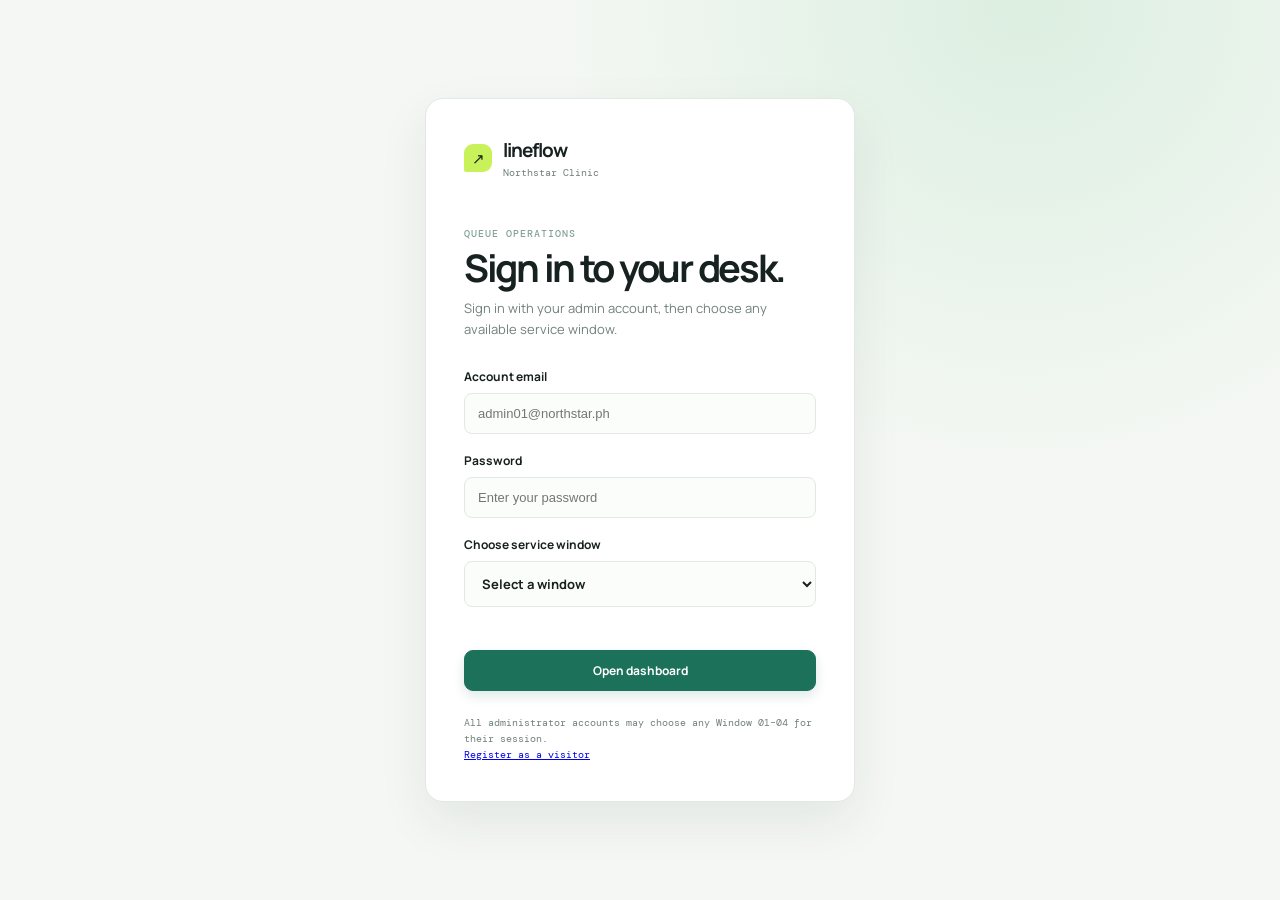
<file: index.html>
<!DOCTYPE html>
<html lang="en">
<head>
	<meta charset="UTF-8">
	<meta name="viewport" content="width=device-width, initial-scale=1.0">
	<meta name="description" content="Lineflow queue operations dashboard">
	<title>Lineflow | Queue Operations</title>
	<link rel="stylesheet" href="styles/style.css">
</head>
<body>
	<section class="login-screen" id="loginScreen">
		<div class="login-panel">
			<div class="login-brand">
				<span class="brand-mark">↗</span>
				<div>
					<strong>lineflow</strong>
					<span>Northstar Clinic</span>
				</div>
			</div>

			<div class="login-heading">
				<div class="eyebrow">Queue operations</div>
				<h1>Sign in to your desk.</h1>
				<p>Sign in with your admin account, then choose any available service window.</p>
			</div>

			<form class="login-form" id="loginForm">
				<label for="accountEmail">
					Account email
					<input id="accountEmail" name="email" type="email" autocomplete="username" placeholder="admin01@northstar.ph" required>
				</label>

				<label for="accountPassword">
					Password
					<input id="accountPassword" name="password" type="password" autocomplete="current-password" placeholder="Enter your password" required>
				</label>

				<label for="loginWindow">
					Choose service window
					<select id="loginWindow" name="window" required>
						<option value="">Select a window</option>
						<option value="1">Window 01</option>
						<option value="2">Window 02</option>
						<option value="3">Window 03</option>
						<option value="4">Window 04</option>
					</select>
				</label>

				<p class="login-error" id="loginError" role="alert"></p>
				<button class="primary-btn login-button" type="submit">Open dashboard</button>
			</form>

			<p class="login-help">
				All administrator accounts may choose any Window 01–04 for their session.<br>
				<a href="register.html">Register as a visitor</a>
			</p>
		</div>
	</section>

	<div class="app-shell" id="dashboard" hidden>
		<main class="main">
			<header class="topbar">
				<div>
					<div class="eyebrow" id="dashboardDate">Sunday, September 13, 2026</div>
					<h1 id="dashboardGreeting">Good morning.</h1>
					<p class="subtitle">Here is what is happening across your service queue.</p>
				</div>

				<div class="top-actions">
					<div class="account-chip">
						<span class="account-avatar" id="accountAvatar">MS</span>
						<span id="accountWindow">Window 01</span>
					</div>
					<div class="sync-state">
						<span class="sync-dot" id="syncDot"></span>
						<span id="syncLabel">Live · just now</span>
					</div>
					<button class="outline-btn theme-toggle" id="themeToggle" type="button" aria-pressed="false">
						<span id="themeIcon">☾</span>
						<span id="themeLabel">Dark mode</span>
					</button>
					<button class="outline-btn" id="logoutBtn" type="button">Sign out</button>
				</div>
			</header>

			<section class="overview" aria-label="Queue overview">
				<article class="stat accent">
					<div class="stat-label">Waiting now</div>
					<div class="stat-value" id="waitingCount">08</div>
					<div class="stat-trend">↓ 12% vs last hour</div>
				</article>

				<article class="stat">
					<div class="stat-label">Average wait</div>
					<div class="stat-value">11<span style="font-size: 16px">m</span></div>
					<div class="stat-trend">↓ 2m today</div>
				</article>

				<article class="stat">
					<div class="stat-label">Served today</div>
					<div class="stat-value" id="servedCount">42</div>
					<div class="stat-trend">↑ 8% vs yesterday</div>
				</article>

				<article class="stat">
					<div class="stat-label">Service level</div>
					<div class="stat-value">94<span style="font-size: 16px">%</span></div>
					<div class="stat-trend">On target</div>
				</article>
			</section>

			<div class="content-grid">
				<section class="panel">
					<div class="panel-header">
						<div>
							<h2>Active queue</h2>
							<span class="panel-meta" id="queueMeta">8 visitors waiting</span>
						</div>
						<button class="danger-btn" id="resetBtn" type="button">Reset queue</button>
					</div>

					<div class="queue-wrap">
						<table>
							<thead>
								<tr>
									<th>Ticket</th>
									<th>Visitor</th>
									<th>Service</th>
									<th>Wait time</th>
									<th>Status</th>
									<th></th>
								</tr>
							</thead>
							<tbody id="queueBody"></tbody>
						</table>

						<div class="empty" id="emptyState" hidden>
							No visitors waiting. Your queue is clear.
						</div>
					</div>
				</section>

				<div class="side-stack">
					<section class="panel now-serving">
						<div class="eyebrow">Now serving</div>
						<div class="serving-number" id="servingNumber">A-000</div>
						<div class="serving-name" id="servingName">Elena Rodriguez</div>
						<div class="serving-counter">
							Counter 02
							<span style="float: right">● In service</span>
						</div>
					</section>

					<section class="panel controls">
						<div class="panel-header" style="padding: 0 0 10px; border: 0">
							<h2>Queue controls</h2>
							<span class="eyebrow">Live</span>
						</div>

						<div class="control-row">
							<div class="control-label">
								Next visitor
								<span class="control-detail">Call the next ticket in line</span>
							</div>
							<button class="primary-btn" id="nextBtn">Call next</button>
						</div>

						<div class="control-row">
							<div class="control-label">
								Window status
								<span class="control-detail">Shown on the public display</span>
							</div>
							<select id="statusSelect">
								<option value="Serving">Serving</option>
								<option value="Available">Available</option>
								<option value="Busy">Busy</option>
								<option value="On break">On break</option>
								<option value="Closed">Closed</option>
							</select>
						</div>

						<div class="control-row">
							<div class="control-label">
								Serving number
								<span class="control-detail">Clear the ticket at this window</span>
							</div>
							<button class="outline-btn clear-serving-btn" id="clearServingBtn" type="button">
								Clear number
							</button>
						</div>
					</section>

				</div>
			</div>
		</main>
	</div>

	<div class="toast" id="toast" role="status"></div>
	<script src="scripts/accounts.js"></script>
	<script src="scripts/queue-data.js"></script>
	<script src="scripts/wait-time.js"></script>
	<script src="scripts/login.js"></script>
	<script src="scripts/app.js"></script>
</body>
</html>
</file>
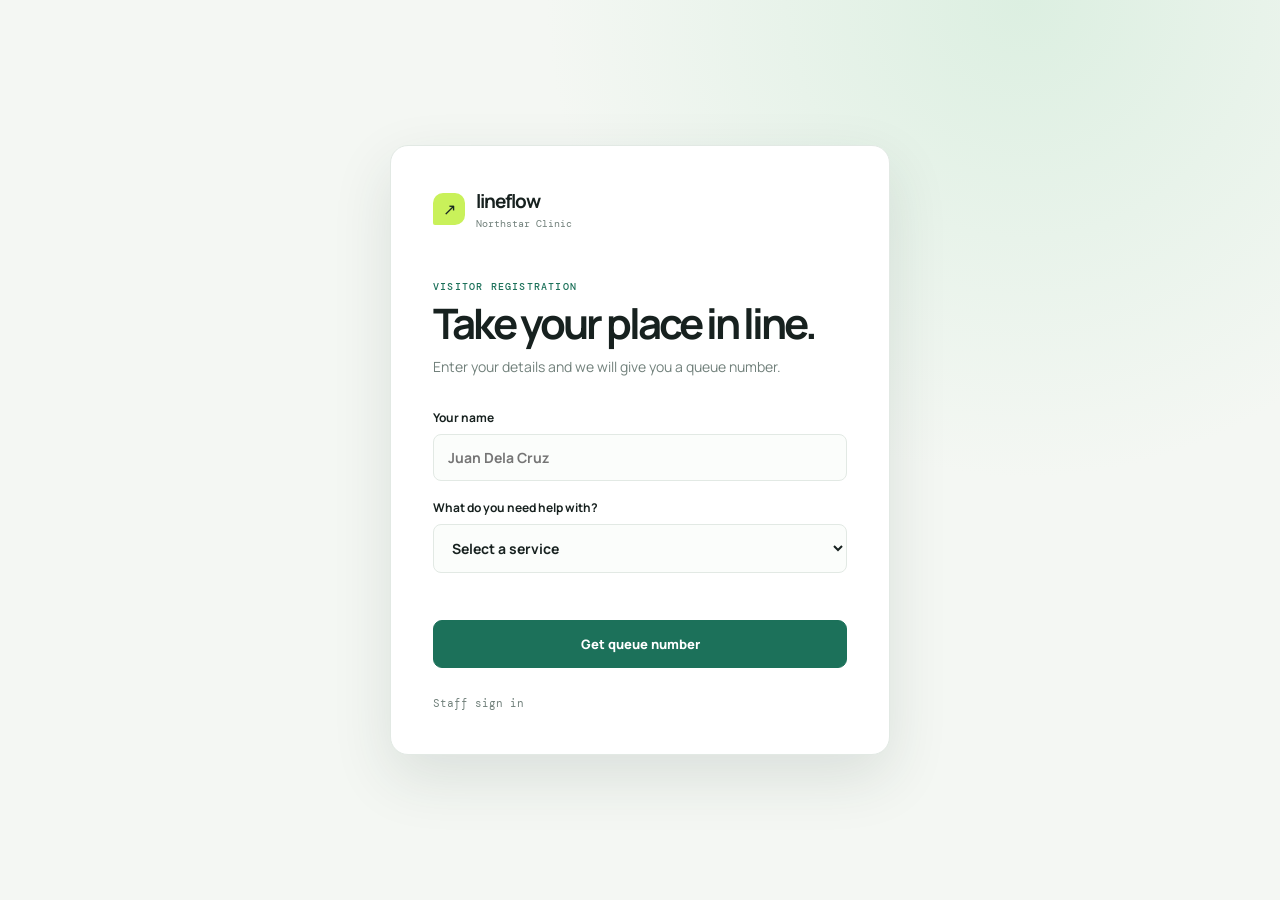
<file: register.html>
<!DOCTYPE html>
<html lang="en">
<head>
	<meta charset="UTF-8">
	<meta name="viewport" content="width=device-width, initial-scale=1.0">
	<meta name="description" content="Register for the Northstar Clinic service queue">
	<title>Lineflow | Join the Queue</title>
	<link rel="stylesheet" href="styles/register.css">
</head>
<body>
	<main class="registration-shell">
		<section class="registration-panel" id="registrationPanel">
			<div class="registration-brand">
				<span class="brand-mark">↗</span>
				<div>
					<strong>lineflow</strong>
					<span>Northstar Clinic</span>
				</div>
			</div>

			<div class="eyebrow">Visitor registration</div>
			<h1>Take your place in line.</h1>
			<p class="intro">Enter your details and we will give you a queue number.</p>

			<form class="registration-form" id="registrationForm">
				<label for="visitorName">
					Your name
					<input id="visitorName" name="name" type="text" placeholder="Juan Dela Cruz" autocomplete="name" required>
				</label>

				<label for="visitorService">
					What do you need help with?
					<select id="visitorService" name="service" required>
						<option value="">Select a service</option>
						<option>General inquiry</option>
						<option>Account support</option>
						<option>New appointment</option>
						<option>Billing question</option>
						<option>Document pickup</option>
					</select>
				</label>

				<p class="form-error" id="registrationError" role="alert"></p>
				<button class="primary-button" type="submit">Get queue number</button>
			</form>

			<a class="staff-link" href="index.html">Staff sign in</a>
		</section>

		<section class="ticket-panel" id="ticketPanel" hidden>
			<div class="eyebrow">Your queue ticket</div>
			<h1 id="ticketNumber">A-001</h1>
			<p class="ticket-name" id="ticketName">Juan Dela Cruz</p>
			<div class="ticket-status waiting-state" id="ticketStatus">Waiting in line</div>
			<div class="ticket-details">
				<div>
					<span>Service</span>
					<strong id="ticketService">General inquiry</strong>
				</div>
				<div>
					<span>People ahead</span>
					<strong id="peopleAhead">0</strong>
				</div>
			</div>
			<p class="ticket-help" id="ticketHelp">Please watch this screen. Your ticket will change when you are called.</p>
			<button class="secondary-button" id="newRegistrationBtn" type="button">Register another visitor</button>
		</section>
	</main>
	<script src="scripts/queue-data.js"></script>
	<script src="scripts/wait-time.js"></script>
	<script src="scripts/register.js"></script>
</body>
</html>
</file>
<file: styles/style.css>
@import url('https://fonts.googleapis.com/css2?family=DM+Mono:wght@400;500&family=Manrope:wght@400;500;600;700;800&display=swap');

:root {
	--ink: #17211f;
	--muted: #71807b;
	--paper: #f4f7f3;
	--panel: #ffffff;
	--line: #e2e9e4;
	--green: #1c715a;
	--green-bright: #c9f15a;
	--green-soft: #e5f4e7;
	--orange: #e87540;
	--shadow: 0 20px 50px rgba(32, 56, 46, .08);
}

body.dark-mode {
	--ink: #edf5ef;
	--muted: #a7b8ae;
	--paper: #111a17;
	--panel: #1b2722;
	--line: #34483e;
	--green-soft: #254b3d;
	--shadow: 0 20px 50px rgba(0, 0, 0, .24);
}

* {
	box-sizing: border-box;
}

body {
	margin: 0;
	color: var(--ink);
	background: var(--paper);
	font-family: Manrope, sans-serif;
	transition: color .2s, background .2s;
}

[hidden] {
	display: none !important;
}

.login-screen {
	display: grid;
	place-items: center;
	min-height: 100vh;
	padding: 24px;
	background: radial-gradient(circle at 80% 0%, #dcefe1 0, transparent 34%), var(--paper);
}

.login-panel {
	width: min(100%, 430px);
	padding: 38px;
	border: 1px solid var(--line);
	border-radius: 18px;
	background: var(--panel);
	box-shadow: var(--shadow);
}

.login-brand {
	display: flex;
	align-items: center;
	gap: 11px;
	margin-bottom: 48px;
}

.login-brand strong {
	display: block;
	font-size: 19px;
	letter-spacing: -.05em;
}

.login-brand span:not(.brand-mark) {
	display: block;
	margin-top: 3px;
	color: var(--muted);
	font: 10px 'DM Mono', monospace;
}

.login-heading h1 {
	margin-top: 8px;
}

.login-heading p {
	margin-top: 10px;
	color: var(--muted);
	font-size: 13px;
	line-height: 1.6;
}

.login-form {
	display: grid;
	gap: 18px;
	margin-top: 28px;
}

.login-form label {
	display: grid;
	gap: 8px;
	color: var(--ink);
	font-size: 12px;
	font-weight: 700;
}

.login-form input,
.login-form select {
	width: 100%;
	padding: 12px 13px;
	border: 1px solid var(--line);
	border-radius: 8px;
	color: var(--ink);
	background: #fbfdfb;
	font-size: 13px;
}

body.dark-mode .login-screen {
	background: radial-gradient(circle at 80% 0%, #203a30 0, transparent 34%), var(--paper);
}

body.dark-mode .login-form input,
body.dark-mode .login-form select,
body.dark-mode .outline-btn,
body.dark-mode select {
	border-color: var(--line);
	color: var(--ink);
	background: #24322c;
}

.login-form input:focus,
.login-form select:focus {
	outline: 2px solid rgba(28, 113, 90, .2);
	border-color: var(--green);
}

.login-error {
	min-height: 16px;
	margin: -5px 0 -4px;
	color: #b44e38;
	font-size: 11px;
}

.login-button {
	width: 100%;
	padding: 13px 16px;
}

.login-help {
	margin-top: 24px;
	color: var(--muted);
	font: 10px 'DM Mono', monospace;
	line-height: 1.6;
}

button,
select {
	font: inherit;
}

button {
	cursor: pointer;
}

.app-shell {
	min-height: 100vh;
	display: block;
}

.sidebar {
	display: flex;
	flex-direction: column;
	padding: 30px 22px;
	color: #f4fbf4;
	background: #182622;
}

.brand {
	display: flex;
	align-items: center;
	gap: 11px;
	margin: 0 10px 58px;
	font-size: 18px;
	font-weight: 800;
	letter-spacing: -.04em;
}

.brand-mark {
	display: grid;
	place-items: center;
	width: 28px;
	height: 28px;
	border-radius: 9px 9px 9px 2px;
	color: #182622;
	background: var(--green-bright);
	font-size: 15px;
}

.eyebrow {
	color: #85a399;
	font: 500 10px 'DM Mono', monospace;
	letter-spacing: .1em;
	text-transform: uppercase;
}

.nav-group {
	margin-bottom: 30px;
}

.nav-group .eyebrow {
	margin: 0 12px 10px;
}

.nav-item {
	display: flex;
	align-items: center;
	gap: 12px;
	width: 100%;
	padding: 12px;
	border: 0;
	border-radius: 10px;
	color: #8da49c;
	background: transparent;
	text-align: left;
	font-size: 13px;
}

.nav-item.active,
.nav-item:hover {
	color: #fff;
	background: #294138;
}

.nav-icon {
	width: 18px;
	text-align: center;
	font-size: 16px;
}

.sidebar-footer {
	margin-top: auto;
	padding: 16px 12px;
	border-top: 1px solid #2b433a;
	color: #90a49d;
	font-size: 11px;
	line-height: 1.7;
}

.main {
	min-width: 0;
	padding: 32px 4.5vw 50px;
}

.topbar {
	display: flex;
	align-items: flex-start;
	justify-content: space-between;
	gap: 24px;
	margin-bottom: 32px;
}

h1,
h2,
p {
	margin: 0;
}

h1 {
	font-size: clamp(26px, 3vw, 38px);
	letter-spacing: -.06em;
	line-height: 1.05;
}

.subtitle {
	margin-top: 8px;
	color: var(--muted);
	font-size: 13px;
}

.top-actions {
	display: flex;
	align-items: center;
	gap: 14px;
}

.account-chip {
	display: flex;
	align-items: center;
	gap: 8px;
	color: var(--muted);
	font: 11px 'DM Mono', monospace;
}

.account-avatar {
	display: grid;
	place-items: center;
	width: 28px;
	height: 28px;
	border-radius: 50%;
	color: var(--green);
	background: var(--green-soft);
	font-size: 10px;
	font-weight: 700;
}

.sync-state {
	display: flex;
	align-items: center;
	gap: 8px;
	color: var(--muted);
	font: 11px 'DM Mono', monospace;
}

.sync-dot {
	width: 7px;
	height: 7px;
	border-radius: 50%;
	background: #5cb67e;
	box-shadow: 0 0 0 4px #dff1e4;
}

.sync-dot.syncing {
	background: var(--orange);
	box-shadow: 0 0 0 4px #fce9df;
}

.primary-btn,
.outline-btn {
	padding: 11px 16px;
	border-radius: 9px;
	font-size: 12px;
	font-weight: 700;
	transition: transform .2s, box-shadow .2s;
}

.primary-btn {
	border: 1px solid var(--green);
	color: white;
	background: var(--green);
	box-shadow: 0 5px 12px rgba(28, 113, 90, .15);
}

.primary-btn:hover {
	transform: translateY(-1px);
	box-shadow: 0 8px 18px rgba(28, 113, 90, .22);
}

.outline-btn {
	border: 1px solid var(--line);
	color: var(--ink);
	background: white;
}

.outline-btn:hover {
	border-color: #b9c9c0;
	background: #fbfdfb;
}

body.dark-mode .outline-btn:hover {
	border-color: #638074;
	background: #2b3b34;
}

.theme-toggle {
	display: inline-flex;
	align-items: center;
	gap: 7px;
}

.theme-toggle span:first-child {
	font-size: 15px;
}

.clear-serving-btn {
	color: #a94f39;
	background: #fff8f5;
}

.clear-serving-btn:hover {
	border-color: #d99b89;
	background: #fff1eb;
}

.danger-btn {
	padding: 11px 16px;
	border: 1px solid #efc5b8;
	border-radius: 9px;
	color: #a94f39;
	background: #fff8f5;
	font-size: 12px;
	font-weight: 700;
}

.danger-btn:hover {
	border-color: #d99b89;
	background: #fff1eb;
}

.overview {
	display: grid;
	grid-template-columns: repeat(4, 1fr);
	gap: 14px;
	margin-bottom: 26px;
}

.stat {
	min-height: 122px;
	padding: 19px 20px;
	border: 1px solid var(--line);
	border-radius: 14px;
	background: var(--panel);
	box-shadow: var(--shadow);
}

.stat.accent {
	border-color: var(--green);
	color: white;
	background: var(--green);
}

.stat-label {
	color: var(--muted);
	font-size: 11px;
	font-weight: 700;
}

.accent .stat-label {
	color: #b8d8c8;
}

.stat-value {
	margin-top: 14px;
	font-size: 31px;
	letter-spacing: -.07em;
}

.stat-trend {
	margin-top: 8px;
	color: var(--green);
	font: 10px 'DM Mono', monospace;
}

.accent .stat-trend {
	color: var(--green-bright);
}

.content-grid {
	display: grid;
	grid-template-columns: minmax(0, 1.65fr) minmax(280px, .75fr);
	gap: 22px;
	align-items: start;
}

.panel {
	overflow: hidden;
	border: 1px solid var(--line);
	border-radius: 14px;
	background: var(--panel);
	box-shadow: var(--shadow);
}

.panel-header {
	display: flex;
	align-items: center;
	justify-content: space-between;
	gap: 14px;
	padding: 21px 22px;
	border-bottom: 1px solid var(--line);
}

h2 {
	font-size: 15px;
	letter-spacing: -.03em;
}

.panel-meta {
	color: var(--muted);
	font-size: 11px;
}

.queue-wrap {
	overflow-x: auto;
}

table {
	width: 100%;
	min-width: 590px;
	border-collapse: collapse;
}

th {
	padding: 12px 22px;
	color: #899791;
	background: #fbfcfb;
	font: 10px 'DM Mono', monospace;
	letter-spacing: .06em;
	text-align: left;
	text-transform: uppercase;
}

body.dark-mode th {
	background: #22312b;
}

td {
	padding: 15px 22px;
	border-top: 1px solid #eef2ef;
	color: #475650;
	font-size: 12px;
}

body.dark-mode td {
	color: #c4d2c9;
	border-top-color: #2d4037;
}

td:first-child {
	color: var(--ink);
	font: 600 15px 'DM Mono', monospace;
}

.visitor {
	display: flex;
	align-items: center;
	gap: 10px;
}

.avatar {
	display: grid;
	place-items: center;
	width: 28px;
	height: 28px;
	border-radius: 50%;
	color: #45635a;
	background: #dce9df;
	font-size: 10px;
	font-weight: 800;
}

body.dark-mode .avatar {
	color: #cbe5d5;
	background: #315343;
}

.status {
	display: inline-block;
	padding: 5px 8px;
	border-radius: 5px;
	color: #3f6652;
	background: var(--green-soft);
	font: 10px 'DM Mono', monospace;
}

.status.waiting {
	color: #98704d;
	background: #fbefdf;
}

.row-action {
	border: 0;
	color: var(--green);
	background: transparent;
	font-size: 11px;
	font-weight: 700;
}

.empty {
	padding: 42px 20px;
	color: var(--muted);
	text-align: center;
	font-size: 13px;
}

.side-stack {
	display: grid;
	gap: 22px;
}

.now-serving {
	padding: 24px;
	color: white;
	background: #245846;
}

.now-serving .eyebrow {
	color: #a7d4bd;
}

.serving-number {
	margin: 14px 0 9px;
	color: var(--green-bright);
	font: 800 clamp(48px, 5vw, 67px) 'DM Mono', monospace;
	letter-spacing: -.1em;
	line-height: .9;
}

.serving-name {
	font-size: 13px;
}

.serving-counter {
	margin-top: 22px;
	padding-top: 14px;
	border-top: 1px solid #3c725f;
	color: #b1cfc1;
	font: 11px 'DM Mono', monospace;
}

.controls {
	padding: 21px;
}

.control-row {
	display: flex;
	align-items: center;
	justify-content: space-between;
	padding: 13px 0;
	border-bottom: 1px solid #edf1ee;
}

.control-row:last-child {
	padding-bottom: 0;
	border: 0;
}

.control-label {
	font-size: 12px;
	font-weight: 700;
}

.control-row strong {
	color: var(--green);
	font: 600 12px 'DM Mono', monospace;
}

.control-detail {
	display: block;
	margin-top: 4px;
	color: var(--muted);
	font-size: 10px;
	font-weight: 400;
}

select {
	padding: 8px 27px 8px 9px;
	border: 1px solid var(--line);
	border-radius: 7px;
	color: var(--ink);
	background: white;
	font-size: 11px;
}

.toggle {
	position: relative;
	width: 34px;
	height: 20px;
	border: 0;
	border-radius: 20px;
	background: #b9c7c0;
}

.toggle::after {
	position: absolute;
	top: 3px;
	left: 3px;
	width: 14px;
	height: 14px;
	border-radius: 50%;
	background: white;
	content: '';
	transition: transform .2s;
}

.toggle.on {
	background: var(--green);
}

.toggle.on::after {
	transform: translateX(14px);
}

.activity {
	padding: 0 21px 18px;
}

.activity-item {
	display: flex;
	gap: 12px;
	padding: 13px 0;
	border-bottom: 1px solid #edf1ee;
	font-size: 11px;
}

.activity-item:last-child {
	border: 0;
}

.activity-icon {
	width: 23px;
	height: 23px;
	border-radius: 6px;
	color: var(--green);
	background: var(--green-soft);
	text-align: center;
	line-height: 23px;
}

.activity-time {
	display: block;
	margin-top: 4px;
	color: #9aa8a1;
	font: 10px 'DM Mono', monospace;
}

.toast {
	position: fixed;
	right: 25px;
	bottom: 25px;
	z-index: 3;
	padding: 13px 17px;
	border: 1px solid #cce3d3;
	border-radius: 9px;
	color: #335c49;
	background: #f0fbf2;
	box-shadow: var(--shadow);
	font-size: 12px;
	opacity: 0;
	transform: translateY(12px);
	transition: .25s;
	pointer-events: none;
}

.toast.visible {
	opacity: 1;
	transform: translateY(0);
}

@media (max-width: 950px) {
	.app-shell {
		grid-template-columns: 76px 1fr;
	}

	.sidebar {
		padding: 25px 12px;
	}

	.brand {
		margin: 0 auto 50px;
	}

	.brand span,
	.nav-group .eyebrow,
	.nav-item span:not(.nav-icon),
	.sidebar-footer {
		display: none;
	}

	.nav-item {
		justify-content: center;
	}
}

@media (max-width: 720px) {
	.main {
		padding: 25px 18px 35px;
	}

	.topbar {
		display: block;
	}

	.top-actions {
		justify-content: space-between;
		flex-wrap: wrap;
		margin-top: 20px;
	}

	.overview {
		grid-template-columns: repeat(2, 1fr);
	}

	.content-grid {
		grid-template-columns: 1fr;
	}

	.stat {
		min-height: 108px;
	}

	.login-panel {
		padding: 28px 22px;
	}
}

@media (max-width: 430px) {
	.app-shell {
		grid-template-columns: 1fr;
	}

	.sidebar {
		display: none;
	}

	.overview {
		gap: 9px;
	}

	.stat {
		padding: 15px;
	}

	.stat-value {
		font-size: 26px;
	}
}
</file>
<file: styles/register.css>
@import url('https://fonts.googleapis.com/css2?family=DM+Mono:wght@400;500&family=Manrope:wght@400;500;600;700;800&display=swap');

:root {
	--ink: #17211f;
	--muted: #71807b;
	--paper: #f4f7f3;
	--panel: #ffffff;
	--line: #e2e9e4;
	--green: #1c715a;
	--green-soft: #e5f4e7;
	--lime: #c9f15a;
	--orange: #e87540;
	--shadow: 0 22px 60px rgba(32, 56, 46, .12);
}

* {
	box-sizing: border-box;
}

body {
	min-width: 320px;
	margin: 0;
	color: var(--ink);
	background: var(--paper);
	font-family: Manrope, sans-serif;
}

button,
input,
select {
	font: inherit;
}

.registration-shell {
	display: grid;
	place-items: center;
	min-height: 100vh;
	padding: 28px;
	background: radial-gradient(circle at 80% 0%, #dcefe1 0, transparent 35%), var(--paper);
}

.registration-panel,
.ticket-panel {
	width: min(100%, 500px);
	padding: 42px;
	border: 1px solid var(--line);
	border-radius: 18px;
	background: var(--panel);
	box-shadow: var(--shadow);
}

[hidden] {
	display: none !important;
}

.registration-brand {
	display: flex;
	align-items: center;
	gap: 11px;
	margin-bottom: 50px;
}

.brand-mark {
	display: grid;
	place-items: center;
	width: 32px;
	height: 32px;
	border-radius: 10px 10px 10px 2px;
	color: #182622;
	background: var(--lime);
	font-size: 16px;
}

.registration-brand strong {
	display: block;
	font-size: 19px;
	letter-spacing: -.05em;
}

.registration-brand span:not(.brand-mark) {
	display: block;
	margin-top: 3px;
	color: var(--muted);
	font: 10px 'DM Mono', monospace;
}

.eyebrow {
	color: var(--green);
	font: 500 10px 'DM Mono', monospace;
	letter-spacing: .12em;
	text-transform: uppercase;
}

h1,
p {
	margin: 0;
}

h1 {
	margin-top: 9px;
	font-size: clamp(28px, 5vw, 42px);
	letter-spacing: -.07em;
	line-height: 1;
}

.intro {
	margin-top: 12px;
	color: var(--muted);
	font-size: 14px;
	line-height: 1.6;
}

.registration-form {
	display: grid;
	gap: 18px;
	margin-top: 30px;
}

.registration-form label {
	display: grid;
	gap: 8px;
	font-size: 12px;
	font-weight: 700;
}

.registration-form input,
.registration-form select {
	width: 100%;
	padding: 13px 14px;
	border: 1px solid var(--line);
	border-radius: 8px;
	color: var(--ink);
	background: #fbfdfb;
	font-size: 14px;
}

.registration-form input:focus,
.registration-form select:focus {
	outline: 2px solid rgba(28, 113, 90, .2);
	border-color: var(--green);
}

.form-error {
	min-height: 17px;
	margin: -4px 0 -2px;
	color: #b44e38;
	font-size: 12px;
}

.primary-button,
.secondary-button {
	padding: 14px 18px;
	border-radius: 9px;
	font-size: 13px;
	font-weight: 800;
}

.primary-button {
	border: 1px solid var(--green);
	color: white;
	background: var(--green);
}

.secondary-button {
	border: 1px solid var(--line);
	color: var(--green);
	background: white;
}

.staff-link {
	display: inline-block;
	margin-top: 28px;
	color: var(--muted);
	font: 11px 'DM Mono', monospace;
	text-decoration: none;
}

.staff-link:hover {
	color: var(--green);
}

.ticket-panel {
	text-align: center;
}

.ticket-panel h1 {
	margin-top: 22px;
	color: var(--green);
	font: 500 clamp(76px, 18vw, 150px) 'DM Mono', monospace;
	letter-spacing: -.12em;
	line-height: .9;
}

.ticket-name {
	margin-top: 16px;
	font-size: 18px;
	font-weight: 700;
}

.ticket-status {
	margin: 28px 0 24px;
	padding: 17px;
	border-radius: 10px;
	font-size: 16px;
	font-weight: 800;
}

.waiting-state {
	color: #89643c;
	background: #fbefdf;
}

.called-state {
	color: #245846;
	background: var(--green-soft);
}

.completed-state {
	color: var(--muted);
	background: #eef2ef;
}

.ticket-details {
	display: grid;
	grid-template-columns: 1fr 1fr;
	gap: 12px;
	padding: 18px 0;
	border-top: 1px solid var(--line);
	border-bottom: 1px solid var(--line);
}

.ticket-details span {
	display: block;
	color: var(--muted);
	font: 10px 'DM Mono', monospace;
	text-transform: uppercase;
}

.ticket-details strong {
	display: block;
	margin-top: 7px;
	font-size: 14px;
}

.ticket-help {
	margin: 24px 0;
	color: var(--muted);
	font-size: 12px;
	line-height: 1.6;
}

@media (max-width: 520px) {
	.registration-shell {
		padding: 16px;
	}

	.registration-panel,
	.ticket-panel {
		padding: 28px 22px;
	}

	.registration-brand {
		margin-bottom: 36px;
	}
}
</file>
